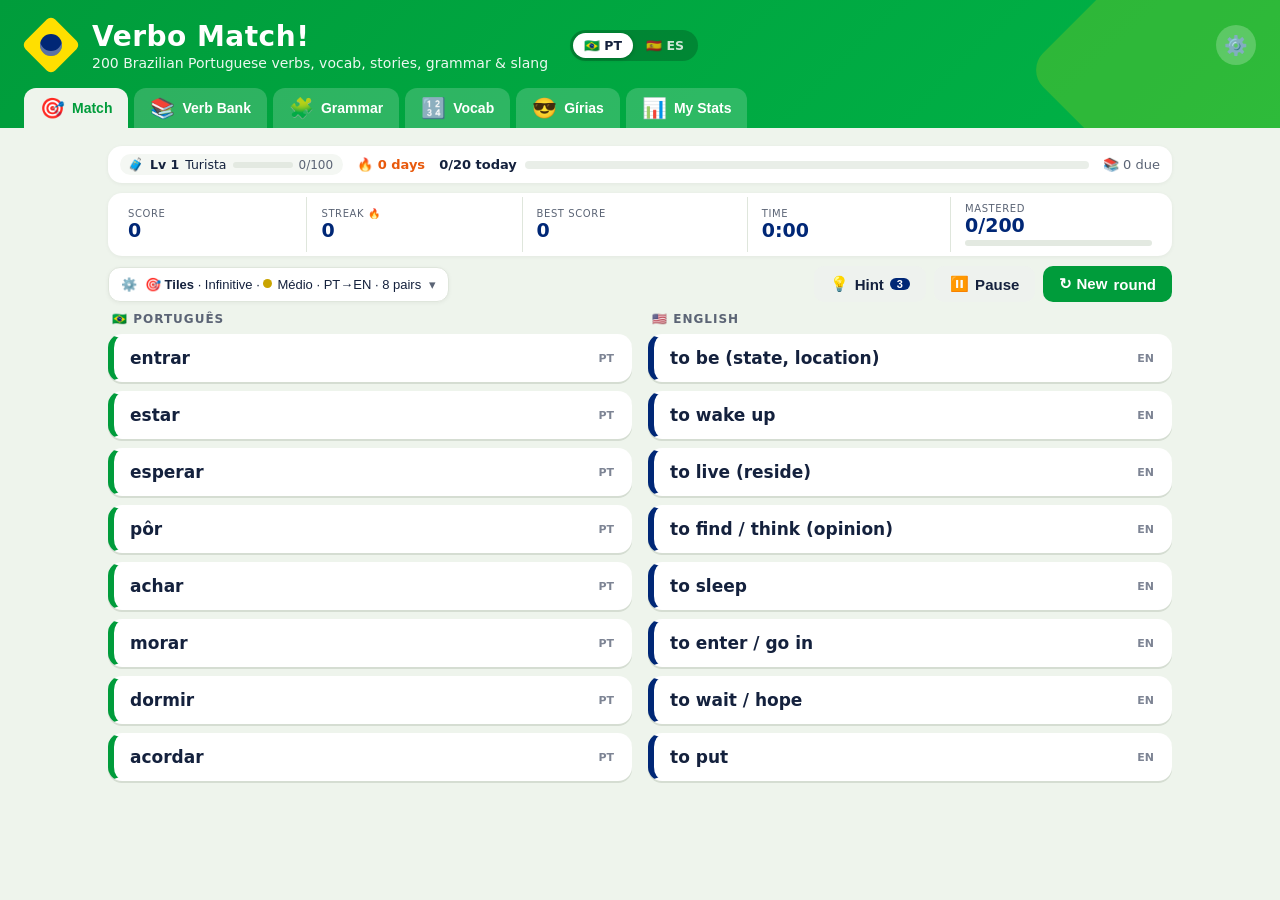
<file: index.html>
<!DOCTYPE html>
<html lang="en" data-lang="pt">
<head>
<meta charset="UTF-8">
<meta name="viewport" content="width=device-width,initial-scale=1,viewport-fit=cover">
<meta name="theme-color" content="#009c3b">
<meta name="apple-mobile-web-app-capable" content="yes">
<meta name="mobile-web-app-capable" content="yes">
<meta name="apple-mobile-web-app-status-bar-style" content="black-translucent">
<meta name="apple-mobile-web-app-title" content="Verbo Match">
<link rel="manifest" href="manifest.json">
<link rel="apple-touch-icon" href="icon-180.png">
<link rel="icon" type="image/png" sizes="192x192" href="icon-192.png">
<title>Verbo Match!</title>
<script>try{if(localStorage.getItem("vm_lang")==="es"&&!/[?&]pt/.test(location.search))location.replace("es.html"+location.hash)}catch(e){}</script>
<link rel="stylesheet" href="app.css">
<style>#boot{min-height:100vh;display:flex;flex-direction:column;align-items:center;justify-content:center;gap:10px;font-family:system-ui,sans-serif;color:#5b6475;text-align:center;padding:20px}#boot .sp{width:38px;height:38px;border:4px solid #dfe6dc;border-top-color:#009c3b;border-radius:50%;animation:bs 1s linear infinite}@keyframes bs{to{transform:rotate(360deg)}}#boot button{border:0;background:#009c3b;color:#fff;border-radius:10px;padding:9px 16px;font-weight:700}</style>
</head>
<body>
<div id="boot"><div class="sp"></div><div>Carregando…</div></div>
<script src="boot.js"></script>
</body></html>
</file>
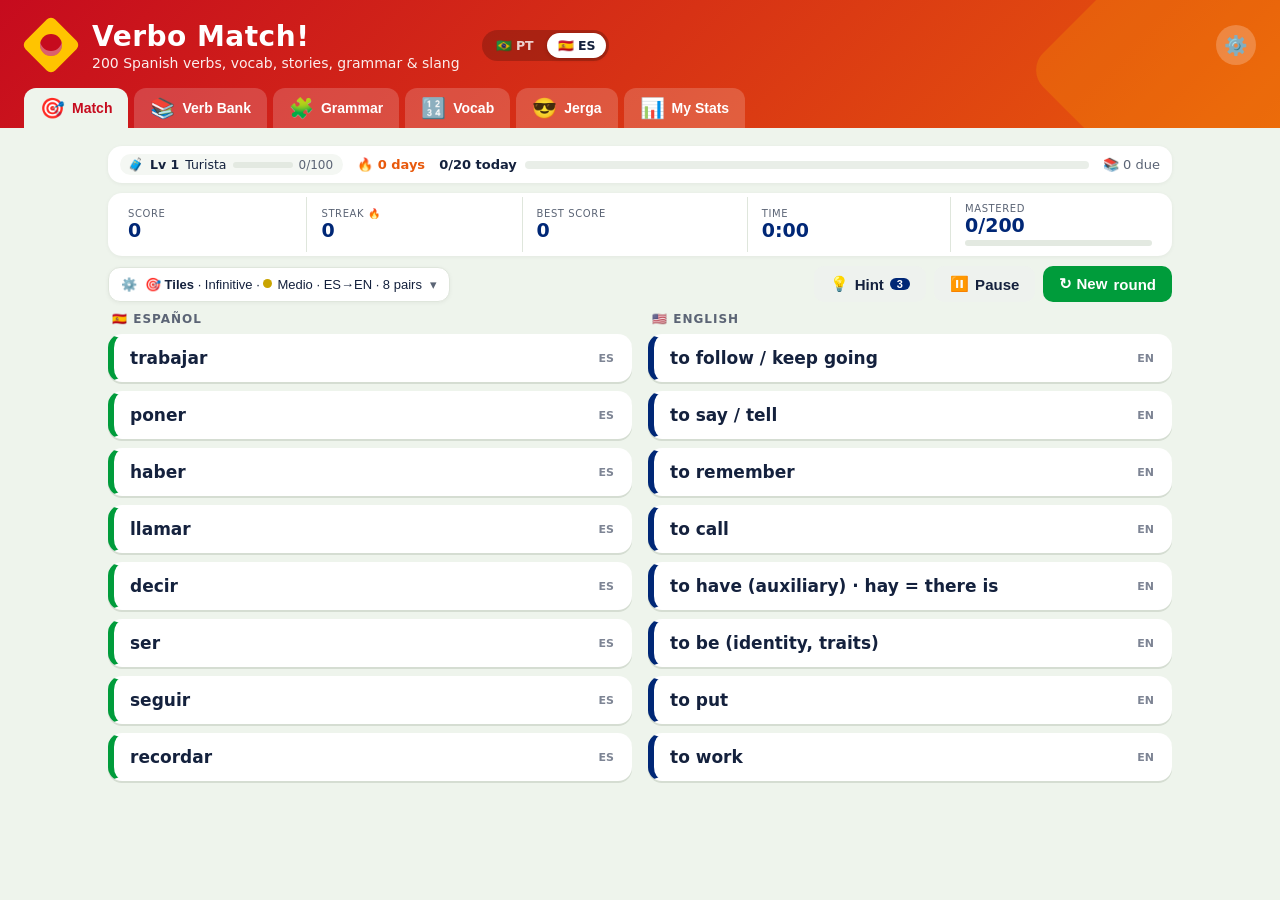
<file: es.html>
<!DOCTYPE html>
<html lang="en" data-lang="es">
<head>
<meta charset="UTF-8">
<meta name="viewport" content="width=device-width,initial-scale=1,viewport-fit=cover">
<meta name="theme-color" content="#c60b1e">
<meta name="apple-mobile-web-app-capable" content="yes">
<meta name="mobile-web-app-capable" content="yes">
<meta name="apple-mobile-web-app-status-bar-style" content="black-translucent">
<meta name="apple-mobile-web-app-title" content="Verbo Match">
<link rel="manifest" href="manifest.json">
<link rel="apple-touch-icon" href="icon-180.png">
<link rel="icon" type="image/png" sizes="192x192" href="icon-192.png">
<title>Verbo Match! · Español</title>
<link rel="stylesheet" href="app.css">
<link rel="stylesheet" href="theme-es.css">
<style>#boot{min-height:100vh;display:flex;flex-direction:column;align-items:center;justify-content:center;gap:10px;font-family:system-ui,sans-serif;color:#5b6475;text-align:center;padding:20px}#boot .sp{width:38px;height:38px;border:4px solid #dfe6dc;border-top-color:#009c3b;border-radius:50%;animation:bs 1s linear infinite}@keyframes bs{to{transform:rotate(360deg)}}#boot button{border:0;background:#009c3b;color:#fff;border-radius:10px;padding:9px 16px;font-weight:700}</style>
</head>
<body>
<div id="boot"><div class="sp"></div><div>Cargando…</div></div>
<script src="boot.js"></script>
</body></html>
</file>
<file: app.css>
:root{--green:#009c3b;--green2:#00b347;--yellow:#ffdf00;--blue:#002776;--bg:#eef4ec;--card:#fff;--ink:#14213d;--muted:#5b6475;--bad:#e63946;--line:#dfe6dc}
*{box-sizing:border-box}
body{margin:0;font-family:"Segoe UI",system-ui,-apple-system,Roboto,Arial,sans-serif;background:var(--bg);color:var(--ink)}
header{background:linear-gradient(135deg,var(--green),var(--green2));color:#fff;padding:18px 24px 0;position:relative;overflow:hidden}
header:after{content:"";position:absolute;right:-60px;top:-60px;width:260px;height:260px;background:var(--yellow);opacity:.18;transform:rotate(45deg);border-radius:24px}
.brand{display:flex;align-items:center;gap:14px;position:relative;z-index:1}
.logo{width:54px;height:54px;position:relative;flex:none}
.logo .dia{position:absolute;inset:6px;background:var(--yellow);transform:rotate(45deg);border-radius:6px}
.logo .orb{position:absolute;left:16px;top:16px;width:22px;height:22px;border-radius:50%;background:var(--blue);box-shadow:inset 0 -5px 0 rgba(255,255,255,.35)}
h1{margin:0;font-size:28px;letter-spacing:.5px}
.sub{margin:2px 0 0;opacity:.92;font-size:14px}
nav{display:flex;gap:6px;margin-top:16px;position:relative;z-index:1;flex-wrap:wrap}
nav button{border:0;background:rgba(255,255,255,.18);color:#fff;padding:10px 16px;border-radius:12px 12px 0 0;font-weight:600;font-size:14px;cursor:pointer}
nav button.on{background:var(--bg);color:var(--green)}
main{max-width:1100px;margin:0 auto;padding:18px}
.stats{display:grid;grid-template-columns:repeat(auto-fit,minmax(140px,1fr));gap:10px;margin-bottom:14px}
.stat{background:var(--card);border-radius:14px;padding:10px 14px;box-shadow:0 2px 6px rgba(0,0,0,.06)}
.stat b{display:block;font-size:22px;color:var(--blue)}
.stat span{font-size:12px;color:var(--muted);text-transform:uppercase;letter-spacing:.6px}
.stat.warn b{color:var(--bad)}
.bar{height:6px;background:#e3e9e1;border-radius:9px;margin-top:6px;overflow:hidden}
.bar i{display:block;height:100%;background:linear-gradient(90deg,var(--green),var(--yellow));width:0;transition:width .4s}
.controls{display:flex;flex-wrap:wrap;gap:10px 14px;align-items:center;background:var(--card);padding:10px 14px;border-radius:14px;margin-bottom:10px;box-shadow:0 2px 6px rgba(0,0,0,.06)}
.controls label{font-size:13px;color:var(--muted);display:flex;align-items:center;gap:6px}
.ctl-lbl{font-size:11px;font-weight:800;letter-spacing:.8px;text-transform:uppercase;color:var(--muted)}
select,input[type=search]{padding:7px 10px;border:1px solid var(--line);border-radius:9px;font-size:14px}
.btn{border:0;border-radius:10px;padding:9px 16px;font-weight:700;cursor:pointer;font-size:14px}
.btn:disabled{opacity:.45;cursor:not-allowed}
.btn.go{background:var(--green);color:#fff}.btn.alt{background:var(--yellow);color:var(--blue)}.btn.ghost{background:#eef2ee;color:var(--ink)}
.btn.sm{padding:5px 10px;font-size:12px}
.spacer{flex:1}
.chips{display:flex;gap:6px;flex-wrap:wrap;align-items:center}
.chip{border:2px solid var(--c);color:var(--c);background:#fff;border-radius:999px;padding:4px 11px;font-size:12px;font-weight:700;cursor:pointer;user-select:none}
.chip.on{background:var(--c);color:#fff}
/* difficulty meter */
.meter{display:flex;align-items:flex-end;gap:4px}
.lv{border:0;background:#e6ebe4;color:var(--muted);font-weight:800;font-size:12px;cursor:pointer;padding:0 10px;border-radius:8px;display:flex;flex-direction:column;justify-content:flex-end;align-items:center;gap:3px;height:42px;min-width:62px}
.lv i{display:block;width:100%;border-radius:4px;background:#cfd8cc}
.lv.fill i{background:var(--c)}
.lv.on{background:#fff;box-shadow:0 0 0 2px var(--c) inset;color:var(--c)}
.auto{border:2px solid var(--blue);background:#fff;color:var(--blue);border-radius:10px;padding:7px 10px;font-weight:800;font-size:12px;cursor:pointer}
.auto.on{background:var(--blue);color:var(--yellow)}
.lvdesc{font-size:12px;color:var(--muted);flex-basis:100%;margin-top:-2px}
.seg{display:flex;border:1px solid var(--line);border-radius:10px;overflow:hidden}
.seg button{border:0;background:#fff;padding:7px 10px;font-size:12px;font-weight:700;cursor:pointer;color:var(--muted)}
.seg button.on{background:var(--green);color:#fff}
.toggle{border:2px solid #b5651d;color:#b5651d;background:#fff;border-radius:10px;padding:6px 10px;font-weight:800;font-size:12px;cursor:pointer}
.toggle.on{background:#b5651d;color:#fff}
.hcount{background:var(--blue);color:#fff;border-radius:99px;padding:0 7px;font-size:11px;margin-left:4px}
.board{display:grid;grid-template-columns:1fr 1fr;gap:16px}
.colhead{font-size:12px;font-weight:800;letter-spacing:1px;text-transform:uppercase;color:var(--muted);margin:0 0 8px 4px}
.tiles{display:flex;flex-direction:column;gap:9px}
.tile{background:var(--card);border:2px solid transparent;border-radius:14px;padding:12px 16px;font-size:17px;font-weight:600;cursor:pointer;box-shadow:0 2px 0 #d5ddd2;transition:transform .12s,border-color .12s,background .2s;display:flex;align-items:center;justify-content:space-between;gap:8px}
.tile:hover{transform:translateY(-2px)}
.tile[data-lang=pt]{border-left:6px solid var(--green)}.tile[data-lang=en]{border-left:6px solid var(--blue)}
.tile .fl{font-size:11px;opacity:.55;font-weight:800}
.tile.sel{border-color:var(--yellow);background:#fffbe0}
.tile.ok{background:#d9f7e4;border-color:var(--green);cursor:default;opacity:.55;transform:none}
.tile.ok .fl:after{content:" ✓";color:var(--green);opacity:1}
.tile.wrong{animation:shake .4s;border-color:var(--bad);background:#ffe3e5}
.tile.hint{animation:pulse .9s 2}
@keyframes shake{20%,60%{transform:translateX(-6px)}40%,80%{transform:translateX(6px)}}
@keyframes pulse{50%{background:#fff3a6;transform:scale(1.03)}}
.mem{display:grid;gap:10px;grid-template-columns:repeat(var(--cols),1fr)}
.card{aspect-ratio:4/3;perspective:800px;cursor:pointer}
.card .in{position:relative;width:100%;height:100%;transition:transform .45s;transform-style:preserve-3d}
.card.flip .in,.card.ok .in{transform:rotateY(180deg)}
.face{position:absolute;inset:0;border-radius:14px;backface-visibility:hidden;display:flex;align-items:center;justify-content:center;text-align:center;padding:8px;font-weight:700;font-size:15px}
.back{background:linear-gradient(135deg,var(--green),var(--green2));color:var(--yellow);font-size:30px;box-shadow:0 3px 0 #007a2e}
.front{background:#fff;transform:rotateY(180deg);box-shadow:0 3px 0 #d5ddd2;flex-direction:column;gap:4px}
.front small{font-size:10px;letter-spacing:1px;color:#fff;padding:2px 7px;border-radius:99px}
.card.ok .front{background:#d9f7e4}
.bank{background:var(--card);border-radius:14px;overflow:auto;box-shadow:0 2px 6px rgba(0,0,0,.06);max-height:70vh}
table{border-collapse:collapse;width:100%;font-size:14px}
th{position:sticky;top:0;background:var(--blue);color:#fff;text-align:left;padding:9px 10px;font-size:12px;white-space:nowrap}
td{padding:7px 10px;border-bottom:1px solid var(--line);white-space:nowrap}
tr:nth-child(even) td{background:#f8faf7}
td.v{font-weight:800;color:var(--green);cursor:pointer;text-decoration:underline dotted}
td.v:hover{color:var(--blue)}
.star{color:#e0a800}
.miss-b{background:var(--bad);color:#fff;border-radius:99px;font-size:11px;padding:1px 7px;margin-left:4px}
.guide{display:grid;grid-template-columns:repeat(auto-fit,minmax(230px,1fr));gap:10px;margin-bottom:14px}
.g{background:#fff;border-radius:14px;padding:12px 14px;border-top:5px solid var(--c);box-shadow:0 2px 6px rgba(0,0,0,.06);font-size:13px}
.g h4{margin:0 0 6px;color:var(--c)}
.g code{background:#f1f4f0;padding:1px 5px;border-radius:5px}
.modal{position:fixed;inset:0;background:rgba(0,20,40,.55);display:none;align-items:center;justify-content:center;z-index:20;padding:16px}
.modal.show{display:flex}
.box{background:#fff;border-radius:20px;max-width:560px;width:100%;padding:24px;max-height:88vh;overflow:auto;text-align:center}
.box h2{margin:0;color:var(--green);font-size:30px}
.sum{display:flex;justify-content:center;gap:20px;margin:14px 0;flex-wrap:wrap}
.sum div b{display:block;font-size:24px;color:var(--blue)}
.sum div span{font-size:12px;color:var(--muted)}
.review{text-align:left;font-size:14px;border-top:1px solid var(--line);margin-top:8px}
.review div{display:flex;justify-content:space-between;gap:10px;padding:6px 2px;border-bottom:1px solid var(--line)}
.tag{font-size:11px;color:#fff;border-radius:99px;padding:2px 8px;white-space:nowrap;background:var(--c)}
canvas#fx{position:fixed;inset:0;pointer-events:none;z-index:30}
.toast{pointer-events:none;position:fixed;left:50%;bottom:26px;transform:translateX(-50%);background:var(--blue);color:#fff;padding:10px 18px;border-radius:99px;font-weight:700;opacity:0;transition:opacity .3s;z-index:40}
.toast.show{opacity:1}
.hidden{display:none!important}
.pause-ov{position:absolute;inset:-6px;background:rgba(238,244,236,.82);backdrop-filter:blur(9px);-webkit-backdrop-filter:blur(9px);border-radius:16px;display:flex;align-items:flex-start;justify-content:center;z-index:5;text-align:center;padding-top:60px}
.pause-ov h2{margin:4px 0;color:var(--blue)}.pause-ov p{color:var(--muted);margin:0 0 14px}
#pauseBtn.on{background:var(--yellow);color:var(--blue)}
/* verb detail popup */
.box.wide{max-width:1080px;text-align:left;padding:0;display:flex;flex-direction:column;overflow:hidden}
.vhead{background:linear-gradient(135deg,var(--green),var(--green2));color:#fff;padding:18px 22px;position:relative}
.vhead h2{color:#fff;font-size:34px;margin:0;display:flex;align-items:center;gap:12px}
.vhead .x{position:absolute;right:14px;top:12px;background:rgba(255,255,255,.2);border:0;color:#fff;font-size:18px;width:36px;height:36px;border-radius:50%;cursor:pointer}
.spk{background:var(--yellow);border:0;border-radius:50%;width:34px;height:34px;cursor:pointer;font-size:16px}
.vchips{display:flex;gap:8px;flex-wrap:wrap;margin-top:10px}
.vchips span{background:rgba(255,255,255,.18);padding:4px 10px;border-radius:99px;font-size:13px}
.vchips b{color:var(--yellow)}
.vtabs{display:flex;gap:6px;padding:10px 18px 0;background:#f4f7f3;flex-wrap:wrap}
.vtabs button{border:0;background:#e3e9e1;padding:8px 12px;border-radius:10px 10px 0 0;font-weight:700;font-size:13px;cursor:pointer;color:var(--ink)}
.vtabs button.on{background:#fff;color:var(--green)}
.vbody{padding:16px 18px 20px;overflow:auto}
.vgrid{display:grid;grid-template-columns:repeat(auto-fill,minmax(235px,1fr));gap:12px}
.vc{border:1px solid var(--line);border-top:5px solid var(--c);border-radius:12px;padding:10px 12px;background:#fff}
.vc h4{margin:0;font-size:14px;color:var(--c)}
.vc .en{font-size:12px;color:var(--muted);margin:2px 0 6px;min-height:15px}
.vc table{font-size:14px}
.vc td{padding:4px 2px;border-bottom:1px dashed var(--line);white-space:normal;background:#fff!important}
.vc td.pn{color:var(--muted);font-size:12px;width:42%}
.vc td.f{font-weight:700;cursor:pointer}.vc td.f:hover{color:var(--green)}
.vnote{font-size:12px;color:var(--muted);margin-top:12px}
.vstat{background:#fff7d1;border-radius:10px;padding:8px 12px;font-size:13px;margin-bottom:12px}
/* stats */
.st-grid{display:grid;grid-template-columns:repeat(6,1fr);gap:10px;margin-bottom:14px}
.panel{background:#fff;border-radius:14px;padding:14px 16px;box-shadow:0 2px 6px rgba(0,0,0,.06);margin-bottom:14px}
.panel h3{margin:0 0 10px;font-size:16px;color:var(--blue);display:flex;align-items:center;gap:8px}
.two{display:grid;grid-template-columns:1.6fr 1fr;gap:14px}
.miss td{white-space:normal;vertical-align:middle}
.mbar{height:8px;border-radius:9px;background:#f1d4d6;overflow:hidden;min-width:70px}.mbar i{display:block;height:100%;background:var(--bad)}
.tbar{display:flex;align-items:center;gap:8px;margin:8px 0;font-size:13px}.tbar span{width:130px}
.tbar .tr{flex:1;height:12px;background:#e9eee8;border-radius:9px;overflow:hidden}.tbar .tr i{display:block;height:100%}
.empty{color:var(--muted);font-size:14px;padding:12px 0}
.banner{background:var(--yellow);color:var(--blue);font-weight:700;padding:8px 14px;border-radius:10px;margin-bottom:10px}
@media(max-width:820px){.st-grid{grid-template-columns:repeat(3,1fr)}.two{grid-template-columns:1fr}.tile{font-size:15px;padding:11px}.mem{--cols:3!important}.lv{min-width:52px;padding:0 6px}}
/* articles & connectors */
.gt{margin:4px 0}.gt td{white-space:normal}
.hl{color:var(--green);background:#e4f7eb;border-radius:5px;padding:0 4px}
.gp{margin:0;font-size:15px;line-height:1.55}.gn{font-size:12px;color:var(--muted)}
.gl{margin:0;padding-left:18px;font-size:14px;line-height:1.8}
.ex-grid{display:grid;grid-template-columns:repeat(4,1fr);gap:6px;margin:12px 0 6px}
.ex-grid div{background:#f4f7f3;border-radius:8px;padding:7px 9px;font-size:13px}
.rules{display:grid;grid-template-columns:repeat(auto-fill,minmax(240px,1fr));gap:10px}
.rules div{background:#f8faf7;border-left:4px solid var(--yellow);border-radius:8px;padding:8px 10px;font-size:13px;display:flex;flex-direction:column;gap:3px}
.q{max-width:760px;margin:0 auto;text-align:center}
.qtop{display:flex;justify-content:space-between;align-items:center}
.qs{font-size:28px;font-weight:700;line-height:1.4}
.blank{display:inline-block;min-width:80px;border-bottom:3px dashed var(--blue);color:var(--blue);padding:0 8px}
.blank.ok{border-bottom:3px solid var(--green);color:var(--green);background:#e4f7eb;border-radius:6px 6px 0 0}
.blank.bad{border-bottom:3px solid var(--green);color:var(--green);background:#fff3a6;border-radius:6px 6px 0 0}
.qen{color:var(--muted);margin:8px 0 22px;font-style:italic}
.qopts{display:grid;grid-template-columns:repeat(2,1fr);gap:10px;max-width:520px;margin:0 auto}
.qo{border:2px solid var(--line);background:#fff;border-radius:14px;padding:14px;font-size:20px;font-weight:800;cursor:pointer;position:relative;color:var(--ink);box-shadow:0 2px 0 #d5ddd2}
.qo small{position:absolute;left:10px;top:6px;font-size:11px;color:var(--muted)}
.qo:hover:not(:disabled){border-color:var(--yellow);transform:translateY(-2px)}
.qo.right{background:#d9f7e4;border-color:var(--green);color:var(--green)}
.qo.wrong{background:#ffe3e5;border-color:var(--bad);color:var(--bad);animation:shake .4s}
.qo:disabled{cursor:default}
.qfb{min-height:90px;margin-top:16px}
.fb-ok{color:var(--green);font-weight:800;font-size:18px}.fb-bad{color:var(--bad);font-weight:800;font-size:18px}
.fb-why{margin:6px 0 12px;font-size:14px}
@media(max-width:820px){.ex-grid{grid-template-columns:repeat(2,1fr)}.qs{font-size:22px}}
/* slang */
.slang-hero{background:linear-gradient(135deg,#002776,#3a86ff);color:#fff;border-radius:16px;padding:16px 20px;display:flex;justify-content:space-between;align-items:center;gap:16px;flex-wrap:wrap;margin-bottom:12px}
.slang-hero h2{margin:0;font-size:24px}.slang-hero p{margin:4px 0 0;opacity:.9;font-size:14px}
.sh-stats{display:flex;gap:16px;align-items:center}.sh-stats div{text-align:center}.sh-stats b{display:block;font-size:22px;color:var(--yellow)}.sh-stats span{font-size:11px;opacity:.85;text-transform:uppercase}
td.sx{white-space:normal;min-width:240px;font-size:13px}
.spk2{border:0;background:#eef2ee;border-radius:50%;width:26px;height:26px;cursor:pointer;margin-right:6px;font-size:12px}
tr.learned td{opacity:.55}
.sl-ex{display:flex;gap:14px;align-items:center;background:#f4f7f3;border-radius:14px;padding:16px}
.sl-pt{font-size:22px;font-weight:700}.sl-en{color:var(--muted);font-style:italic;margin-top:4px}
.sl-rel{display:grid;grid-template-columns:repeat(auto-fill,minmax(170px,1fr));gap:8px}
.sl-rel button{border:1px solid var(--line);background:#fff;border-radius:10px;padding:8px 10px;text-align:left;cursor:pointer;display:flex;flex-direction:column;gap:2px}
.sl-rel button:hover{border-color:var(--green)}.sl-rel span{font-size:12px;color:var(--muted)}
/* ===== iPhone / small-screen app layout ===== */
html{-webkit-text-size-adjust:100%}
body{-webkit-tap-highlight-color:transparent;overscroll-behavior-y:none}
button,.tile,.chip,.card,.qo,td.v{touch-action:manipulation}
header{padding-top:calc(18px + env(safe-area-inset-top))}
.tbl-wrap{overflow-x:auto;-webkit-overflow-scrolling:touch}
@media(max-width:700px){
  header{padding:calc(10px + env(safe-area-inset-top)) 14px 10px}
  h1{font-size:22px}.sub{display:none}.logo{width:40px;height:40px}.logo .orb{left:11px;top:11px;width:18px;height:18px}
  main{padding:10px 10px calc(84px + env(safe-area-inset-bottom))}
  nav{position:fixed;left:0;right:0;bottom:0;margin:0;z-index:15;background:#fff;border-top:1px solid var(--line);
      flex-wrap:nowrap;overflow-x:auto;gap:0;padding:4px 4px calc(4px + env(safe-area-inset-bottom));box-shadow:0 -4px 14px rgba(0,0,0,.08);scrollbar-width:none}
  nav::-webkit-scrollbar{display:none}
  nav button{flex:1 1 0;min-width:0;background:none;color:var(--muted);border-radius:10px;padding:6px 6px;font-size:10px;line-height:1.15;display:flex;flex-direction:column;align-items:center;gap:2px;white-space:nowrap}
  nav button .ic{font-size:20px}
  nav button.on{background:#e4f7eb;color:var(--green)}
  .stats{grid-template-columns:repeat(3,1fr);gap:6px}.stat{padding:7px 9px}.stat b{font-size:17px}.stat span{font-size:9px}
  .controls{padding:8px 10px;gap:8px}
  .lv{min-width:0;flex:1;padding:0 4px;font-size:11px}.meter{flex:1 1 100%}
  .seg button{padding:7px 8px}
  .board{gap:8px}.tile{font-size:14px;padding:10px 9px;border-radius:11px;min-height:46px}
  .tile .fl{display:none}
  .mem{--cols:3!important;gap:7px}.face{font-size:13px}
  .st-grid{grid-template-columns:repeat(3,1fr)}
  .two{grid-template-columns:1fr!important}
  .qs{font-size:21px}.qo{font-size:18px;padding:13px}
  .toast{bottom:calc(84px + env(safe-area-inset-bottom));max-width:90vw;text-align:center}
  .modal{padding:0;align-items:flex-end}
  .box{border-radius:20px 20px 0 0;max-height:92vh;padding-bottom:calc(24px + env(safe-area-inset-bottom))}
  .box.wide{max-height:94vh!important}
  .vhead h2{font-size:26px}.vgrid{grid-template-columns:1fr}
  .slang-hero{padding:12px 14px}.slang-hero h2{font-size:19px}.slang-hero p{font-size:12px}
  .bank{max-height:none}
  #bankView table thead,#slangView table thead{display:none}
  #bankView tbody tr,#slangView tbody tr{display:grid;grid-template-columns:1fr 1fr;gap:2px 10px;padding:10px 12px;border-bottom:1px solid var(--line)}
  #bankView tbody td,#slangView tbody td{border:0;padding:1px 0;background:none!important;white-space:normal;font-size:13px}
  #bankView td:nth-child(1),#slangView td:nth-child(1){display:none}
  #bankView td.v,#slangView td.v{grid-column:1/-1;font-size:18px}
  #bankView td:nth-child(3),#slangView td:nth-child(3){grid-column:1/-1;color:var(--muted)}
  #bankView td:nth-child(n+4)::before{content:attr(data-l);display:block;font-size:9px;font-weight:800;color:var(--muted);text-transform:uppercase;letter-spacing:.5px}
  #slangView td.sx{grid-column:1/-1;min-width:0}
  #slangView td:nth-child(7){position:absolute;right:14px}
  #slangView tbody tr{position:relative}
  .miss td{font-size:12px;padding:5px 4px}
  .panel{overflow-x:auto;-webkit-overflow-scrolling:touch}
  .gt th,.gt td{white-space:normal;font-size:12px;padding:6px 5px}
  .gt th{position:static}
  .ex-grid{grid-template-columns:1fr 1fr}
}
html,body{max-width:100%;overflow-x:hidden}
.install-tip{position:fixed;left:10px;right:10px;bottom:calc(80px + env(safe-area-inset-bottom));z-index:16;background:var(--blue);color:#fff;border-radius:14px;padding:12px 40px 12px 14px;font-size:13px;box-shadow:0 8px 24px rgba(0,0,0,.25)}
.install-tip b{color:var(--yellow)}.install-tip button{position:absolute;right:8px;top:8px;border:0;background:rgba(255,255,255,.2);color:#fff;border-radius:50%;width:26px;height:26px}
/* ===== v8: calmer layout ===== */
.stats{display:flex;gap:0;background:var(--card);border-radius:14px;box-shadow:0 1px 4px rgba(0,0,0,.05);padding:4px 6px;margin-bottom:10px;overflow-x:auto;scrollbar-width:none}
.stats::-webkit-scrollbar{display:none}
.stats .stat{background:none;box-shadow:none;border-radius:0;padding:6px 14px;flex:1 0 auto;border-right:1px solid var(--line);display:flex;flex-direction:column;justify-content:center}
.stats .stat:last-child{border-right:0}
.stats .stat b{font-size:19px}.stats .stat span{font-size:10px}
.stats .stat .bar{margin-top:4px;min-width:60px}
.actionbar{display:flex;align-items:center;gap:8px;margin-bottom:10px}
.sumbtn{display:flex;align-items:center;gap:8px;border:1px solid var(--line);background:var(--card);border-radius:12px;padding:9px 12px;font-size:13px;color:var(--ink);cursor:pointer;min-width:0;text-align:left;box-shadow:0 1px 4px rgba(0,0,0,.05)}
.sumbtn .chev{transition:transform .2s;color:var(--muted)}
.sumbtn[aria-expanded=true]{border-color:var(--green)}
.sumbtn[aria-expanded=true] .chev{transform:rotate(180deg)}
.lvdot{display:inline-block;width:9px;height:9px;border-radius:50%;margin-right:5px;vertical-align:1px}
#setSummary{white-space:nowrap;overflow:hidden;text-overflow:ellipsis;min-width:0}
.ab{display:flex;align-items:center;gap:2px}
.setpanel{background:var(--card);border-radius:14px;padding:12px 14px;margin:0 0 12px;box-shadow:0 1px 4px rgba(0,0,0,.05);display:none;flex-direction:column;gap:10px}
.setpanel.open{display:flex;animation:fold .18s ease-out}
@keyframes fold{from{opacity:0;transform:translateY(-4px)}to{opacity:1;transform:none}}
.sp-row{display:flex;flex-wrap:wrap;align-items:center;gap:8px 12px}
.sp-row label{font-size:13px;color:var(--muted);display:flex;align-items:center;gap:6px}
.setpanel .lvdesc{margin:-4px 0 0}
#conjCtrls{display:flex;flex-direction:column;gap:10px;border-top:1px dashed var(--line);padding-top:10px}
.fold{background:var(--card);border-radius:14px;margin-bottom:10px;box-shadow:0 1px 4px rgba(0,0,0,.05)}
.fold summary{padding:11px 14px;font-weight:700;font-size:14px;cursor:pointer;list-style:none;display:flex;justify-content:space-between}
.fold summary::-webkit-details-marker{display:none}
.fold summary:after{content:"▾";color:var(--muted);transition:transform .2s}
.fold[open] summary:after{transform:rotate(180deg)}
.fold .guide{padding:0 12px 12px;margin:0}
.fold .g{box-shadow:none;background:#f8faf7}
.fbtn{border:1px solid var(--line);background:#fff;border-radius:10px;padding:8px 12px;font-weight:700;font-size:13px;cursor:pointer;color:var(--ink);white-space:nowrap}
.fbtn.on{border-color:var(--green);color:var(--green)}
.fbtn b{background:var(--green);color:#fff;border-radius:99px;padding:0 6px;font-size:11px}
.fpanel{flex-basis:100%;display:flex;flex-direction:column;gap:8px;padding-top:4px;border-top:1px dashed var(--line)}
.foot{font-size:12px;color:var(--muted);margin:8px 2px}
.slang-hero{padding:12px 18px}.slang-hero h2{font-size:21px}
.controls,.panel,.bank{box-shadow:0 1px 4px rgba(0,0,0,.05)}
/* ===== v8: pop-ups that scroll properly ===== */
body.locked{position:fixed;left:0;right:0;overflow:hidden}
.modal{overscroll-behavior:contain}
.box{overscroll-behavior:contain;-webkit-overflow-scrolling:touch}
.box.wide{max-height:min(92vh,92dvh);display:flex;flex-direction:column;overflow:hidden}
.vhead,.vtabs{flex:none}
.vbody{flex:1 1 auto;min-height:0;overflow-y:auto;overscroll-behavior:contain;-webkit-overflow-scrolling:touch}
.vtabs{flex-wrap:nowrap;overflow-x:auto;scrollbar-width:none;-webkit-overflow-scrolling:touch}
.vtabs::-webkit-scrollbar{display:none}
.vtabs button{flex:none;white-space:nowrap}
.vtabs:empty{display:none}
.vhead h2{padding-right:44px}
@media(max-width:700px){
  .stats{padding:2px 4px}.stats .stat{padding:5px 10px}.stats .stat b{font-size:16px}.stats .stat span{font-size:9px}
  .stats .stat .bar{display:none}
  .actionbar{gap:6px}.actionbar .spacer{display:none}
  .sumbtn{flex:1 1 auto;padding:9px 10px;font-size:12px}
  .ab{padding:9px 11px;flex:none}.ab-l{display:none}
  .ab-l2{display:none}
  .setpanel{padding:10px}
  .meter{flex:1 1 100%}
  .modal{padding:0;align-items:flex-end}
  .box{border-radius:20px 20px 0 0;max-height:92dvh;padding-bottom:calc(24px + env(safe-area-inset-bottom))}
  .box.wide{height:94dvh;max-height:94dvh!important;padding-bottom:0;border-radius:18px 18px 0 0}
  .vhead{padding:14px 16px 12px}
  .vhead h2{font-size:24px;gap:10px}
  .vhead .x{top:10px;right:10px;width:34px;height:34px}
  .spk{width:30px;height:30px;font-size:14px}
  #vMean{font-size:14px}
  .vchips{flex-wrap:nowrap;overflow-x:auto;scrollbar-width:none;margin-top:8px;gap:6px}
  .vchips::-webkit-scrollbar{display:none}
  .vchips span{flex:none;font-size:12px;white-space:nowrap}
  .vtabs{padding:8px 12px 0;gap:4px}
  .vtabs button{padding:7px 11px;font-size:12px}
  .vbody{padding:12px 12px calc(20px + env(safe-area-inset-bottom))}
  .vgrid{grid-template-columns:1fr;gap:10px}
  .vc td{font-size:14px;padding:5px 2px}
  .vc td.pn{width:46%}
  .sl-ex{padding:12px}.sl-pt{font-size:19px}
  .sl-rel{grid-template-columns:1fr 1fr}
  .slang-hero{padding:10px 14px;gap:8px}.slang-hero p{display:none}
  .sh-stats{gap:12px}.sh-stats b{font-size:18px}
  #sRand{padding:7px 10px;font-size:12px}
}
@media(max-height:520px) and (orientation:landscape){
  .modal{padding:0;align-items:stretch}
  .box{max-height:100dvh;border-radius:0}
  .box.wide{max-width:none;height:100dvh;max-height:100dvh!important;border-radius:0;padding-left:env(safe-area-inset-left);padding-right:env(safe-area-inset-right)}
  .vhead{padding:8px 56px 8px 16px;display:flex;align-items:center;gap:14px;flex-wrap:nowrap}
  .vhead h2{font-size:22px;flex:none;padding-right:0}
  #vMean{font-size:13px;flex:none;max-width:30%;white-space:nowrap;overflow:hidden;text-overflow:ellipsis}
  .vchips{margin:0;flex-wrap:nowrap;overflow-x:auto;scrollbar-width:none;min-width:0}
  .vchips::-webkit-scrollbar{display:none}
  .vchips span{flex:none;white-space:nowrap;font-size:12px}
  .vhead .x{top:50%;transform:translateY(-50%)}
  .vtabs{padding:6px 12px 0}
  .vbody{padding:10px 14px calc(14px + env(safe-area-inset-bottom))}
  .vgrid{grid-template-columns:repeat(auto-fill,minmax(250px,1fr))!important}
  .sl-rel{grid-template-columns:repeat(3,1fr)}
}
/* ===== v9: bigger nav icons ===== */
nav button{display:flex;align-items:center;gap:7px}
nav button .ic{font-size:20px;line-height:1}
.ab{font-size:15px}
@media(max-width:700px){
  nav button{font-size:11px;padding:7px 2px 5px;gap:3px}
  nav button .ic{font-size:27px}
  main{padding-bottom:calc(96px + env(safe-area-inset-bottom))}
}
/* ===== v9: vocab ===== */
.seg.full{display:flex;width:100%}
.seg.full button{flex:1;padding:9px 6px;font-size:13px}
.vx-sec .vx-in{padding:0 12px 12px}
.vx-sec summary .gn{margin-left:auto;margin-right:8px;font-weight:600}
.vx-grid{display:grid;grid-template-columns:repeat(auto-fill,minmax(170px,1fr));gap:8px}
.vx-it{text-align:left;border:1px solid var(--line);background:#fff;border-radius:12px;padding:9px 11px;cursor:pointer;display:flex;flex-direction:column;gap:2px;font:inherit;color:var(--ink)}
.vx-it b{font-size:15px}.vx-it span{font-size:12px;color:var(--muted)}.vx-it i{font-size:11px;color:#8a6d00;font-style:normal;margin-top:2px}
.vx-it:hover{border-color:var(--green)}.vx-it.playing{border-color:var(--green);background:#e4f7eb}
.vx-grid.abc{grid-template-columns:repeat(auto-fill,minmax(66px,1fr))}
.vx-it.abc{align-items:center;text-align:center;padding:8px 4px}.vx-it.abc b{font-size:26px;color:var(--green)}
.vx-tool{display:flex;gap:10px;align-items:center;background:#f4f7f3;border-radius:12px;padding:10px 12px;margin-bottom:10px;flex-wrap:wrap}
.vx-tool input{width:160px;padding:8px 10px;border:1px solid var(--line);border-radius:9px;font-size:16px}
.vx-out{flex:1;font-weight:700;color:var(--green);font-size:16px;min-width:160px}
.vx-tip{font-size:12px;color:var(--muted);margin:0 0 10px}
/* ===== v9: body diagram ===== */
.body-wrap{display:grid;grid-template-columns:minmax(0,1fr) 290px;gap:12px;align-items:start}
.body-stage{background:#fff;border-radius:14px;padding:10px 12px 12px;box-shadow:0 1px 4px rgba(0,0,0,.05)}
.body-top{display:flex;gap:8px;flex-wrap:wrap;align-items:center}
.body-svg{display:block;width:100%;height:auto;max-height:68vh;margin:4px auto 0;touch-action:manipulation;user-select:none;-webkit-user-select:none}
.bprompt{background:#f4f7f3;border-radius:12px;padding:10px 12px;margin:8px 0 0;display:flex;align-items:center;gap:10px;justify-content:space-between;flex-wrap:wrap;font-size:15px}
.bprompt b{color:var(--blue);font-size:20px}
.bprompt.ok{background:#d9f7e4}.bprompt.bad{background:#ffe3e5}
.pinfo{display:flex;align-items:center;gap:12px;background:#f4f7f3;border-radius:12px;padding:10px 12px;margin-top:8px;min-height:56px}
.pinfo .big{font-size:22px;font-weight:800;color:var(--green)}
.pinfo .sm{font-size:13px;color:var(--muted)}
.plist{background:#fff;border-radius:14px;padding:8px;display:flex;flex-direction:column;gap:2px;max-height:74vh;overflow:auto;box-shadow:0 1px 4px rgba(0,0,0,.05)}
.plist h4{margin:4px 8px 6px;font-size:12px;letter-spacing:.8px;text-transform:uppercase;color:var(--muted)}
.pi{display:flex;align-items:center;gap:8px;border:0;background:none;border-radius:9px;padding:7px 8px;cursor:pointer;text-align:left;font:inherit;font-size:14px;color:var(--ink)}
.pi:hover,.pi.on{background:#e4f7eb}
.pi .num{width:20px;height:20px;border-radius:50%;background:var(--blue);color:#fff;font-size:10px;font-weight:800;display:inline-flex;align-items:center;justify-content:center;flex:none}
.pi .num.nb{background:#cfd8cc}
.pi b{flex:1}.pi span.en{color:var(--muted);font-size:12px}
.bp{fill:#f2c9a5;stroke:#c48f6c;stroke-width:1.2;cursor:pointer;transition:fill .15s}
.bp.zone{stroke:rgba(150,100,70,.35);stroke-dasharray:3 3}
.bp.joint{fill:#e8b893}
.bp.hair{fill:#4a3426;stroke:#2e2018}
.bp.brow{fill:#4a3426;stroke:none}
.bp.white{fill:#fff}.bp.iris{fill:#3a7a4a;stroke:none}.bp.pupil{fill:#111;stroke:none}
.bp.lip{fill:#d9776f;stroke:#b25a53}.bp.mouth{fill:#6b1f2b;stroke:none}.bp.teeth{fill:#fff;stroke:#ddd}
.bp.cheek{fill:#f3a596;opacity:.75;stroke:none}.bp.nose{fill:#e8b893}
.bp.shorts{fill:#1f8f4e;stroke:#156b39}.bp.band{fill:#157a42;stroke:#0f5c31}
.bp:hover{filter:brightness(1.06)}
.bp.hi{fill:#ffdf00!important;stroke:#002776!important;stroke-width:2.5!important;opacity:1!important}
.bp.ok{fill:#5cd68a!important;stroke:#0b7a3b!important;opacity:1!important}
.bp.bad{fill:#ff8a94!important;stroke:#b0222f!important;opacity:1!important}
.deco,.badge{pointer-events:none}
.badge circle{fill:#002776;stroke:#fff;stroke-width:1.5}
.badge text{fill:#fff;font:800 10px system-ui,sans-serif;text-anchor:middle;dominant-baseline:central}
/* ===== v10: time picker + vocab categories ===== */
.vx-tool input.clkin{width:auto;font-size:26px;font-weight:800;color:var(--blue);padding:4px 10px;font-variant-numeric:tabular-nums;background:#fff}
.clk-en{font-size:12px;color:var(--muted);font-weight:600}
#vcatCtrls{display:flex;flex-direction:column;gap:10px;border-top:1px dashed var(--line);padding-top:10px}
@media(max-width:700px){
  .body-wrap{grid-template-columns:1fr}
  .body-svg{max-height:52vh}
  .plist{max-height:none;display:grid;grid-template-columns:1fr 1fr}
  .plist h4{grid-column:1/-1}
  .pi{font-size:13px;padding:6px}.pi span.en{display:none}
  .vx-grid{grid-template-columns:1fr 1fr}
  .vx-grid.abc{grid-template-columns:repeat(5,1fr)}
}
/* ===== v11 ===== */
.vc td.pn{width:36%}
.vc td.pe{text-align:right;color:var(--muted);font-size:12px;font-style:italic;white-space:nowrap;padding-left:6px;width:1%}
html{min-height:calc(100% + env(safe-area-inset-top))}
body{min-height:100%}
@media(max-width:700px){
  .vc td.pn{width:34%}
  #bankView tbody tr{align-items:baseline;row-gap:3px}
  #bankView td.v{grid-column:1;font-size:18px;padding-bottom:4px}
  #bankView td:nth-child(3){grid-column:2;font-size:14.5px;line-height:1.3;color:#3d4656;padding-bottom:4px}
  nav{bottom:0!important;top:auto!important;transform:translateZ(0)}
  .modal{padding:calc(env(safe-area-inset-top) + 14px) 0 0;align-items:flex-end}
  .box{max-height:100%}
  .box.wide{height:100%!important;max-height:100%!important}
  .vhead{padding-top:16px}
  .vhead .x{top:12px;right:12px;width:38px;height:38px;font-size:18px;background:rgba(255,255,255,.28)}
}
@media(max-height:520px) and (orientation:landscape){
  .modal{padding:env(safe-area-inset-top) 0 0}
}
/* ===== v12: speech button + sheet ===== */
.hdr-spk{position:absolute;right:0;top:50%;transform:translateY(-50%);z-index:2;border:0;background:rgba(255,255,255,.22);color:#fff;border-radius:999px;padding:7px 12px;font-weight:800;font-size:13px;cursor:pointer;display:flex;align-items:center;gap:6px}
.hdr-spk.slow:after{content:"🐢";font-size:13px}
.sp-box{text-align:left;max-width:460px}
.sp-box h2{font-size:22px;color:var(--blue);margin:0 0 4px}
.sp-box .seg{flex-wrap:wrap}
.sp-box select{width:100%;font-size:15px;padding:9px 10px}
.sp-row2{margin:14px 0 6px;font-size:11px;font-weight:800;letter-spacing:.8px;text-transform:uppercase;color:var(--muted)}
.sp-tip{background:#fff7d1;border-radius:10px;padding:9px 11px;font-size:12.5px;line-height:1.45;margin-top:12px}
/* ===== v12: stories ===== */
.st-group h3{margin:14px 2px 8px;font-size:16px}
.st-grid{display:grid;grid-template-columns:repeat(auto-fill,minmax(230px,1fr));gap:10px}
.st-card{display:flex;align-items:center;gap:12px;text-align:left;border:1px solid var(--line);border-left:5px solid var(--c);background:#fff;border-radius:14px;padding:12px;cursor:pointer;font:inherit;color:var(--ink);position:relative;box-shadow:0 1px 4px rgba(0,0,0,.05)}
.st-card:hover{border-color:var(--c)}
.st-ic{font-size:28px}
.st-tx{display:flex;flex-direction:column;gap:2px;flex:1;min-width:0}.st-tx b{font-size:15px}.st-tx span{font-size:12px;color:var(--muted)}
.st-meta{position:absolute;right:10px;bottom:6px;font-size:10.5px;color:var(--muted)}
.st-done{color:var(--green)}
.st-view{padding:16px 18px}
.st-top{display:flex;justify-content:space-between;align-items:center}
.st-title{margin:10px 0 0;font-size:26px;color:var(--blue)}
.st-sub{color:var(--muted);font-style:italic;margin:2px 0 12px}
.st-ctrls{display:flex;flex-wrap:wrap;gap:8px 12px;align-items:center;padding:10px 0;border-top:1px dashed var(--line);border-bottom:1px dashed var(--line);margin-bottom:8px}
.st-entg{font-size:13px;color:var(--muted);display:flex;align-items:center;gap:6px}
.sline{display:flex;gap:10px;align-items:flex-start;padding:9px 8px;border-radius:12px;transition:background .2s}
.sline.on{background:#fff7d1}
.st-ls{flex:none;margin-top:3px}
.st-txt{flex:1;min-width:0}
.st-pt{font-size:18px;line-height:1.6;cursor:pointer}
.st-en{display:none;color:var(--muted);font-style:italic;font-size:14px;margin-top:2px}
.show-en .st-en,.sline.en-on .st-en{display:block}
.gw{color:var(--green);font-weight:700;border-bottom:2px dotted var(--green);cursor:pointer;border-radius:3px}
.gw.sel{background:#e4f7eb}
.gpop{background:var(--blue);color:#fff;border-radius:10px;padding:7px 10px;font-size:13.5px;margin-top:6px;display:inline-block}
.gpop a{color:var(--yellow);font-weight:700}
.st-quiz h3{margin-bottom:6px}
.sq{padding:10px 0;border-bottom:1px solid var(--line)}
.sq-q{font-size:15px}.sq-q .spk2{margin-left:4px}
.sq-opts{display:flex;flex-wrap:wrap;gap:8px;margin-top:8px}
.sq-o{border:2px solid var(--line);background:#fff;border-radius:12px;padding:9px 13px;font:inherit;font-size:14.5px;font-weight:700;cursor:pointer;color:var(--ink)}
.sq-o:hover:not(:disabled){border-color:var(--yellow)}
.sq-o.right{background:#d9f7e4;border-color:var(--green);color:var(--green)}
.sq-o.wrong{background:#ffe3e5;border-color:var(--bad);color:var(--bad)}
.sq-o:disabled{cursor:default}
.st-res{margin-top:12px;background:#f4f7f3;border-radius:12px;padding:12px;display:flex;flex-wrap:wrap;gap:10px;align-items:center}
.st-res.ok{background:#d9f7e4}
.st-nav{display:flex;justify-content:space-between;gap:10px;margin:4px 0 18px}
.st-nav .btn{max-width:48%;white-space:nowrap;overflow:hidden;text-overflow:ellipsis}
@media(max-width:700px){
  .hdr-spk{padding:7px 10px}
  .hdr-spk .lb2{display:none}
  .st-grid{grid-template-columns:1fr}
  .st-title{font-size:22px}
  .st-pt{font-size:17px}
  .st-view{padding:12px}
  .sq-o{flex:1 1 100%;text-align:left}
}

/* ===== v13: language switch ===== */
.lang-sw{display:flex;background:rgba(0,0,0,.2);border-radius:999px;padding:3px;gap:2px;margin-left:8px;position:relative;z-index:2;flex:none;align-self:center}
.lang-sw button{border:0;background:none;color:#fff;font-weight:800;font-size:12.5px;padding:5px 11px;border-radius:999px;cursor:pointer;opacity:.8;font-family:inherit;white-space:nowrap}
.lang-sw button.on{background:#fff;color:var(--ink);opacity:1;box-shadow:0 1px 4px rgba(0,0,0,.2)}
.lang-sw button:not(.on):hover{opacity:1;background:rgba(255,255,255,.15)}
h1{white-space:nowrap}
@media(max-width:700px){h1{font-size:20px}.lang-sw{margin-left:6px}.lang-sw button{padding:4px 8px;font-size:12px}.lang-sw .lt{display:none}.brand{padding-right:52px}}
/* ===== v14: desktop mouse-wheel fix (body was trapping wheel scroll) ===== */
html,body{overflow-x:hidden;overflow-x:clip}
body{overscroll-behavior-y:auto}
html{overscroll-behavior-y:none}
@media(min-width:701px){
  #bankView .bank,#slangView .bank{max-height:none;overflow-x:auto;overflow-y:hidden}
  .plist{max-height:none;overflow:visible}
}
/* ===== v14: A–Z verb bank + search ===== */
.sortsel{padding:7px 10px;border:1px solid var(--line);border-radius:9px;font-size:13px;background:#fff;color:var(--ink)}
#bankBody tr.lt-row td{background:#eef4ec!important;color:var(--green);font-weight:900;font-size:13px;letter-spacing:1px;padding:5px 12px;border-bottom:1px solid var(--line)}
html[data-lang=es] #bankBody tr.lt-row td{color:#c60b1e;background:#fdf1ef!important}
.vx-search{margin-bottom:10px}
.vx-search input{flex:1;min-width:160px;font-size:15px}
.vx-res-h{margin:4px 2px 8px;font-size:12px;color:var(--muted)}
.bsearch{width:100%;padding:8px 10px;border:1px solid var(--line);border-radius:9px;font-size:14px;margin:0 0 6px}
.pi .vtag{font-size:10px;color:#fff;background:var(--blue);border-radius:99px;padding:1px 6px;flex:none}
.empty-s{color:var(--muted);font-size:13px;padding:8px}
@media(max-width:700px){
  #bankView tbody tr.lt-row{display:block;padding:0;border:0}
  #bankView tbody tr.lt-row td{display:block!important;grid-column:auto;font-size:13px;padding:6px 12px}
  .plist .bsearch,.plist .empty-s{grid-column:1/-1}
  .vx-search input,.bsearch{font-size:16px}
}
/* ===== v14: phone sideways / short screens: compact header ===== */
@media(max-height:500px) and (min-width:701px){
  header{padding:calc(6px + env(safe-area-inset-top)) max(16px,env(safe-area-inset-right)) 0 max(16px,env(safe-area-inset-left))}
  .sub{display:none} h1{font-size:20px}
  .logo{width:34px;height:34px}.logo .orb{left:10px;top:10px;width:14px;height:14px}
  nav{margin-top:6px} nav button{padding:6px 12px;font-size:13px} nav button .ic{font-size:16px}
  main{padding:10px max(14px,env(safe-area-inset-right)) 10px max(14px,env(safe-area-inset-left))}
  .stats{margin-bottom:6px}.stats .stat{padding:3px 12px}.stats .stat b{font-size:16px}
  .actionbar{margin-bottom:6px}
  .modal{padding:6px}.box{max-height:96vh;padding:16px}
}
/* ===== v15: type-the-answer ===== */
.ty-card{max-width:680px;margin:0 auto;background:var(--card);border-radius:16px;padding:18px 18px 16px;box-shadow:0 1px 4px rgba(0,0,0,.06);text-align:center}
.ty-top{display:flex;justify-content:space-between;align-items:center;gap:8px;font-size:12px;color:var(--muted)}
.ty-prompt{font-size:26px;font-weight:800;color:var(--blue);margin:14px 0 4px;line-height:1.3}
.ty-sub{font-size:13px;color:var(--muted);margin-bottom:14px}
.ty-row{display:flex;gap:8px;max-width:520px;margin:0 auto}
.ty-in{flex:1;min-width:0;font-size:20px;padding:12px 14px;border:2px solid var(--line);border-radius:12px;font-family:inherit;color:var(--ink);background:#fff}
.ty-in:focus{outline:none;border-color:var(--green)}
.ty-in.ok{border-color:var(--green);background:#e4f7eb}.ty-in.bad{border-color:var(--bad);background:#ffe3e5}
.acc-keys{display:flex;flex-wrap:wrap;gap:5px;justify-content:center;margin:10px auto 0;max-width:520px}
.acc-keys button{border:1px solid var(--line);background:#f4f7f3;border-radius:8px;min-width:34px;padding:6px 8px;font-size:15px;font-weight:700;cursor:pointer;color:var(--ink);font-family:inherit}
.acc-keys button:hover{border-color:var(--green)}
.ty-acts{display:flex;gap:8px;justify-content:center;margin-top:12px;flex-wrap:wrap}
.ty-fb{min-height:64px;margin-top:12px;font-size:15px}
.ty-fb .ans{font-size:22px;font-weight:800;color:var(--green)}
.ty-fb .note{font-size:13px;color:#8a6d00;background:#fff7d1;border-radius:8px;padding:5px 9px;display:inline-block;margin-top:6px}
.ty-dots{display:flex;gap:4px;justify-content:center;margin-top:12px;flex-wrap:wrap}
.ty-dots i{width:10px;height:10px;border-radius:50%;background:#dfe6dc}
.ty-dots i.ok{background:var(--green)}.ty-dots i.bad{background:var(--bad)}.ty-dots i.cur{background:var(--yellow);box-shadow:0 0 0 2px var(--blue)}
.tmarks{display:none}
.qtype{max-width:520px;margin:0 auto}
/* ===== v15: daily goal + review ===== */
.daily{display:flex;align-items:center;gap:10px 14px;background:var(--card);border-radius:14px;padding:8px 12px;margin-bottom:10px;box-shadow:0 1px 4px rgba(0,0,0,.05);flex-wrap:wrap;font-size:13px}
.daily .fire{font-weight:800;color:#e8590c;white-space:nowrap}
.daily .goal{display:flex;align-items:center;gap:8px;flex:1;min-width:150px}
.daily .gbar{flex:1;height:8px;background:#e9eee8;border-radius:9px;overflow:hidden;min-width:60px}
.daily .gbar i{display:block;height:100%;background:linear-gradient(90deg,var(--green),var(--yellow))}
.daily .gnum{font-weight:800;white-space:nowrap}
.daily .done{color:var(--green)}
.daily .due{white-space:nowrap;color:var(--muted)}
.cal{display:flex;gap:4px;align-items:flex-end;height:54px;margin:8px 0 2px}
.cal div{flex:1;background:#e9eee8;border-radius:4px 4px 0 0;position:relative;min-height:3px}
.cal div.met{background:var(--green)}.cal div.part{background:var(--yellow)}
.cal-l{display:flex;gap:4px;font-size:9px;color:var(--muted)}.cal-l span{flex:1;text-align:center}
.due-list{display:flex;flex-wrap:wrap;gap:6px;margin-top:8px}
.due-list span{background:#f4f7f3;border-radius:99px;padding:3px 9px;font-size:12px;font-weight:700;cursor:pointer}
.due-list span:hover{background:#e4f7eb}
.big3{display:grid;grid-template-columns:repeat(3,1fr);gap:8px;margin-bottom:6px}
.big3 div{background:#f4f7f3;border-radius:12px;padding:8px;text-align:center}
.big3 b{display:block;font-size:22px;color:var(--blue)}.big3 span{font-size:11px;color:var(--muted);text-transform:uppercase;letter-spacing:.5px}
@media(max-width:700px){
  .ty-prompt{font-size:22px}.ty-in{font-size:18px;padding:11px 12px}
  .daily{padding:7px 10px;gap:6px 10px;font-size:12px}
  .daily .due{order:3}
  #styleSeg button{padding:7px 7px}
}
/* ===== v16: grammar nav, map, family tree, phrases & idioms ===== */
.gnav{display:flex;gap:6px;flex-wrap:wrap;margin:0 0 10px;position:sticky;top:0;z-index:4;background:var(--bg);padding:6px 0}
.gnav button{border:1px solid var(--line);background:var(--card);border-radius:999px;padding:6px 12px;font-weight:700;font-size:12.5px;cursor:pointer;color:var(--ink);font-family:inherit}
.gnav button:hover{border-color:var(--green);color:var(--green)}
#g-art,#g-pron,#g-conn,#g-qn,#g-cmp{scroll-margin-top:56px}
.say-ex{cursor:pointer;border-bottom:1px dotted var(--green)}
.map-svg,.tree-svg{display:block;width:100%;height:auto;max-height:66vh;margin:6px auto 0;touch-action:manipulation;user-select:none;-webkit-user-select:none}
.mbg{fill:#e8eee5}
.mst line{stroke:#c3ccc0;stroke-width:18;stroke-linecap:round}
.mcl line{stroke:#fff;stroke-width:1.5;stroke-dasharray:6 6}
.mb{cursor:pointer}
.mb rect{fill:#fff;stroke:#cfd8cc;stroke-width:1.5;transition:fill .15s}
.mb:hover rect{fill:#f4fbf6}
.mb .me{font-size:24px;text-anchor:middle;dominant-baseline:central;pointer-events:none}
.mb .ml{font:700 8.5px system-ui,sans-serif;text-anchor:middle;fill:#5b6475;pointer-events:none}
.mb.hi rect{fill:#ffdf00;stroke:#002776;stroke-width:2.5}
.mb.ok rect{fill:#5cd68a;stroke:#0b7a3b;stroke-width:2.5}
.mb.bad rect{fill:#ff8a94;stroke:#b0222f;stroke-width:2.5}
.mstart circle{fill:#002776;stroke:#fff;stroke-width:2}.mstart path{fill:#ffdf00}
html[data-lang=es] .mstart circle{fill:#c60b1e}
.mnorth{font:800 12px system-ui,sans-serif;fill:#5b6475}
.mroute{fill:none;stroke:#3a86ff;stroke-width:6;stroke-linecap:round;stroke-linejoin:round;stroke-dasharray:10 6;opacity:.9}
.mend{fill:#3a86ff;stroke:#fff;stroke-width:2}
.bprompt.mq{align-items:flex-start}
.mq-txt{flex:1 1 260px;font-size:15px;line-height:1.45}
.mq-pt{color:var(--blue);font-size:17px}
.flink{fill:none;stroke:#b8c4b4;stroke-width:2.2}
.fcouple{stroke:#e8a0a6;stroke-width:3}
.fn{cursor:pointer}
.fn circle{fill:#fff;stroke:#cfd8cc;stroke-width:2;transition:fill .15s}
.fn:hover circle{fill:#f4fbf6}
.fn .fe{font-size:22px;text-anchor:middle;dominant-baseline:central;pointer-events:none}
.fn .fl{font:700 11px system-ui,sans-serif;text-anchor:middle;fill:#3d4656;pointer-events:none}
.fn.me circle{fill:#fff7d1;stroke:#e0a800}.fn.me{cursor:default}
.fn.hi circle{fill:#ffdf00;stroke:#002776;stroke-width:3}
.fn.ok circle{fill:#5cd68a;stroke:#0b7a3b;stroke-width:3}
.fn.bad circle{fill:#ff8a94;stroke:#b0222f;stroke-width:3}
.id-grid{display:grid;grid-template-columns:repeat(auto-fill,minmax(290px,1fr));gap:10px}
.id-card{background:#fff;border:1px solid var(--line);border-left:5px solid var(--yellow);border-radius:14px;padding:12px 14px;box-shadow:0 1px 4px rgba(0,0,0,.05);font-size:13.5px}
.id-top{display:flex;justify-content:space-between;align-items:flex-start;gap:8px;margin-bottom:6px}.id-top b{font-size:16px;color:var(--green)}
.id-row{margin:3px 0}.id-row span{display:inline-block;min-width:78px;font-size:10.5px;font-weight:800;color:var(--muted);text-transform:uppercase;letter-spacing:.5px}
.id-ex{margin-top:8px;background:#f4f7f3;border-radius:9px;padding:7px 9px}
.spk2.playing,.vx-it.playing{background:#e4f7eb}
@media(max-width:700px){
  #vxSub button{font-size:11.5px;padding:9px 2px}
  .map-svg,.tree-svg{max-height:none}
  .gnav{gap:5px}.gnav button{font-size:11.5px;padding:5px 9px}
  .id-grid{grid-template-columns:1fr}
  .fn .fl{font-size:12.5px}
}
/* ===== v17: sentence builder, odd one out, guide cards, XP & badges ===== */
.sb{max-width:760px;margin:0 auto;text-align:center}
.sb-en{font-size:18px;font-style:italic;color:var(--blue);margin-bottom:12px}
.sb-ans{min-height:58px;border:2px dashed var(--line);border-radius:14px;padding:8px;display:flex;flex-wrap:wrap;gap:6px;justify-content:center;align-items:center;background:#fbfdfb}
.sb-ans.ok{border-style:solid;border-color:var(--green);background:#e4f7eb}
.sb-ans.rev{border-style:solid;border-color:var(--yellow);background:#fffbe0}
.sb-ans.shake{animation:shake .4s}
.sb-ph{color:var(--muted);font-size:13px}
.sb-bank{display:flex;flex-wrap:wrap;gap:6px;justify-content:center;margin:12px 0 4px;min-height:44px}
.sbt{border:2px solid var(--line);background:#fff;border-radius:10px;padding:8px 12px;font:inherit;font-size:17px;font-weight:700;cursor:pointer;color:var(--ink);box-shadow:0 2px 0 #d5ddd2}
.sbt:hover{border-color:var(--green)}
.sbt.in{background:#eef6ff;border-color:#b9d4ff}
.sbt.bad{background:#ffe3e5;border-color:var(--bad)}
.odd{max-width:640px;margin:0 auto}
.odd-grid{display:grid;grid-template-columns:1fr 1fr;gap:10px}
.odd-c{position:relative;border:2px solid var(--line);background:#fff;border-radius:14px;padding:20px 10px 14px;font:inherit;cursor:pointer;color:var(--ink);display:flex;flex-direction:column;align-items:center;gap:4px;box-shadow:0 2px 0 #d5ddd2;min-height:92px;justify-content:center}
.odd-c b{font-size:20px}
.odd-c small{position:absolute;left:10px;top:6px;font-size:11px;color:var(--muted)}
.odd-c .odd-en{font-size:12.5px;color:var(--muted);min-height:15px}
.odd-c:hover:not(:disabled){border-color:var(--yellow);transform:translateY(-2px)}
.odd-c.ok{background:#d9f7e4;border-color:var(--green)}
.odd-c.hi{background:#fff3a6;border-color:#e0a800}
.odd-c.bad{background:#ffe3e5;border-color:var(--bad)}
.odd-c.dim{opacity:.75}
.odd-c:disabled{cursor:default}
.sx-card{background:#f8faf7;border-radius:12px;padding:10px 12px;border-top:4px solid #d6336c}
.sx-card.est{border-top-color:#1c7ed6}
.sx-card>b{font-size:15px}
#g-se,#g-past{scroll-margin-top:56px}
.xpchip{display:flex;align-items:center;gap:6px;font-size:12.5px;white-space:nowrap;background:#f4f7f3;border-radius:999px;padding:3px 10px 3px 8px}
.xpbar{display:inline-block;width:60px;height:6px;background:#e3e9e1;border-radius:9px;overflow:hidden;vertical-align:middle}
.xpbar i{display:block;height:100%;background:linear-gradient(90deg,#7048e8,#e64980)}
.xpbar.big{width:100%;height:10px;margin:6px 0}
.lvl-card{display:flex;gap:14px;align-items:center;background:linear-gradient(135deg,#f3f0ff,#fff0f6);border-radius:14px;padding:12px 14px;margin-bottom:12px}
.lvl-ic{font-size:40px}
.lvl-t{display:flex;justify-content:space-between;gap:8px;align-items:baseline}.lvl-t b{font-size:18px;color:#5f3dc4}
.badge-grid{display:grid;grid-template-columns:repeat(auto-fill,minmax(150px,1fr));gap:8px}
.bdg{background:#f4f5f7;border-radius:12px;padding:10px;display:flex;flex-direction:column;align-items:center;text-align:center;gap:2px;opacity:.6;font-size:12px}
.bdg .bi{font-size:26px;filter:grayscale(1)}
.bdg b{font-size:12.5px}.bdg span{color:var(--muted);font-size:11px}.bdg i{font-size:10px;color:var(--green);font-style:normal}
.bdg.on{opacity:1;background:#fff8e1;box-shadow:inset 0 0 0 2px #ffd43b}
.bdg.on .bi{filter:none}
@media(max-width:700px){
  #wSub{width:100%}#wSub button{flex:1;padding:7px 3px;font-size:11px;white-space:normal;line-height:1.2}
  #vxSub button{font-size:10.5px;padding:9px 1px}
  .sbt{font-size:15px;padding:7px 10px}
  .sb-en{font-size:16px}
  .odd-c b{font-size:17px}
  .badge-grid{grid-template-columns:repeat(3,1fr)}
  .bdg{padding:8px 4px}.bdg span{display:none}
  .xpchip .xpbar{width:40px}
  #sbLv{flex-basis:100%}
}
/* ===== v18: text size, header buttons, keyboard hints ===== */
main,.modal>.box{zoom:var(--zoom,1)}
.hdr-btns{position:absolute;right:0;top:50%;transform:translateY(-50%);z-index:2;display:flex;gap:6px}
.hdr-btns .hdr-spk{position:static;transform:none}
#dispBtn{font-weight:900;letter-spacing:-.5px;min-width:38px;justify-content:center}
.d-prev{background:#f4f7f3;border-radius:10px;padding:10px 12px;margin:12px 0 0;font-size:16px}
.card{position:relative}
@media(max-width:700px){ .brand{padding-right:96px} }

/* ===== v18: 🌙 dark mode ===== */
html.dark{--bg:#0f141b;--card:#18202a;--ink:#e3e9ef;--muted:#98a5b3;--line:#2b3542;color-scheme:dark}
html.dark body{background:var(--bg);color:var(--ink)}
html.dark :is(.stat,.controls,.panel,.bank,.tile,.card .front,.box,.vc,.qo,.sbt,.odd-c,.sq-o,.st-card,.vx-it,.fbtn,.sumbtn,.setpanel,.daily,.fold,.g,.lv,.auto,.toggle,.ty-card,.ty-in,.id-card,.bdg,.body-stage,.plist,.sl-rel button,.gnav button,.pi.on,.chip:not(.on),.seg button:not(.on),.sortsel,select,input,textarea,.stats){background-color:var(--card)!important;color:var(--ink)}
html.dark .stats .stat{background:transparent!important}
html.dark :is(.vc td){background:var(--card)!important}
html.dark :is(tr:nth-child(even) td){background:#1d2631!important}
html.dark :is(.ex-grid div,.rules div,.sl-ex,.pinfo,.bprompt,.vx-tool,.big3 div,.xpchip,.st-res,.id-ex,.sx-card,.d-prev,.acc-keys button,.lvl-card,.vtabs,.fold .g,.kk,.keyhelp b,.spk2,.btn.ghost,.sb-ans,.vtabs button:not(.on),.lt-row td){background:#212b37!important;color:var(--ink)}
html.dark .vtabs button.on{background:var(--card)!important;color:#6fdc9a}
html.dark :is(.sp-tip,.vstat,.banner){background:#3a3214!important;color:#f3e3a4}
html.dark .banner{color:#ffe58a}
html.dark :is(.seg,.chip,.fbtn,.sumbtn,.tile,.qo,.sbt,.odd-c,.sq-o,.st-card,.vx-it,.ty-in,.vc,.id-card,select,input,.sortsel,.gnav button,.acc-keys button,.kk){border-color:var(--line)!important}
html.dark nav{background:#141a22!important;border-color:var(--line)!important}
html.dark nav button{color:var(--muted)}
html.dark nav button.on{background:#173d27!important;color:#6fdc9a!important}
@media(min-width:701px){html.dark nav button.on{background:var(--bg)!important}}
html.dark[data-lang=es] nav button.on{background:#3f1a1d!important;color:#ff8f8f!important}
@media(min-width:701px){html.dark[data-lang=es] nav button.on{background:var(--bg)!important}}
html.dark .gnav{background:var(--bg)}
html.dark :is(.colhead,.gn,.vx-it span,.st-tx span,.sl-rel span,.vc .en,.vc td.pn,.vc td.pe,.lvdesc,.foot,.vnote,.sub-n){color:var(--muted)}
html.dark #bankView td:nth-child(3){color:#c5cfda!important}
html.dark :is(.qs,.ty-prompt,.st-title,.panel h3,.sp-box h2,.sum div b,.stat b,.big3 b,.mq-pt,.sb-en,.bprompt b){color:#9cc4ff}
html.dark .hl{background:#173d27;color:#7ee2a4}
html.dark :is(td.v,.gw,.vx-it.abc b,.id-top b,.big,.ty-fb .ans,.lt-row td){color:#6fdc9a!important}
html.dark .gw.sel{background:#173d27}
html.dark .gpop{background:#2b3f73}
html.dark .vx-it i,.dark .vx-it i{color:#e8c25a}
html.dark .tile.sel,html.dark .qo:hover:not(:disabled){background:#3d3510!important;border-color:#e0b400!important}
html.dark :is(.tile.ok,.card.ok .front,.qo.right,.sq-o.right,.odd-c.ok,.ty-in.ok,.sb-ans.ok,.st-res.ok,.bprompt.ok,.blank.ok){background:#163a26!important;border-color:#2fa463!important;color:#8de5b0!important}
html.dark :is(.tile.wrong,.qo.wrong,.sq-o.wrong,.odd-c.bad,.ty-in.bad,.sbt.bad,.bprompt.bad){background:#45191f!important;border-color:#d0424f!important;color:#ff9aa3!important}
html.dark :is(.odd-c.hi,.sb-ans.rev,.blank.bad,.sline.on){background:#3d3510!important;border-color:#e0b400!important}
html.dark .tile.ok,.dark .card.ok{opacity:.7}
html.dark .tile,.dark .qo,.dark .sbt,.dark .odd-c,.dark .card .front{box-shadow:0 2px 0 #0a0e13}
html.dark .slang-hero{filter:saturate(.9) brightness(.9)}
html.dark .modal{background:rgba(0,0,0,.7)}
html.dark .pause-ov{background:rgba(15,20,27,.85)}
html.dark .mbg{fill:#1b232d}.dark .mst line{stroke:#38424f}.dark .mcl line{stroke:#58636f}
html.dark .mb rect{fill:#222c38;stroke:#38424f}
html.dark .mb .ml{fill:#b7c2cd}
html.dark .mnorth{fill:#98a5b3}
html.dark .flink{stroke:#4a5563}.dark .fcouple{stroke:#a85a63}
html.dark .fn circle{fill:#222c38;stroke:#3b4654}.dark .fn .fl{fill:#d3dbe3}
html.dark .fn.me circle{fill:#3d3510;stroke:#e0b400}
html.dark :is(.mb.hi rect,.fn.hi circle){fill:#ffdf00}
html.dark .badge circle{fill:#3a63c9}
html.dark .bp.white{fill:#f4f4f4}
html.dark .bdg.on{background:#3a3214!important;box-shadow:inset 0 0 0 2px #b8941f}
html.dark .lvl-card{background:linear-gradient(135deg,#2a2245,#3a1f2e)!important}
html.dark .lvl-t b{color:#c2a8ff}
html.dark .cal div{background:#2b3542}.dark .cal div.met{background:#2fa463}.dark .cal div.part{background:#b8941f}
html.dark .gbar,.dark .bar,.dark .xpbar,.dark .tbar .tr,.dark .mbar{background:#2b3542!important}
html.dark th{background:#22345e}
html.dark .install-tip{background:#22345e}
html.dark .toast{background:#2b3f73}
html.dark .fold summary:after{color:var(--muted)}
html.dark .btn.go{background:#1f8a4c}
html.dark[data-lang=es] .btn.go{background:#1f8a4c}
html.dark .btn.alt{background:#c9a400;color:#10161d}
html.dark .d-prev b,.dark .sp-row2{color:var(--muted)}
html.dark .card .back{box-shadow:0 3px 0 #0a3d1f}
/* ===== v19: clean header + single settings sheet ===== */
.brand{padding-right:0!important}
.brand>div:not(.lang-sw):not(.logo){min-width:0}
.hdr-gear{margin-left:auto;flex:none;position:relative;border:0;background:rgba(255,255,255,.22);color:#fff;border-radius:50%;width:40px;height:40px;font-size:19px;cursor:pointer;display:flex;align-items:center;justify-content:center;z-index:2}
.hdr-gear:hover{background:rgba(255,255,255,.32)}
.hdr-gear .slowdot{position:absolute;right:-4px;bottom:-4px;font-size:12px;background:#fff;border-radius:50%;width:18px;height:18px;display:flex;align-items:center;justify-content:center}
.set-h{font-size:13px;font-weight:900;color:var(--blue);margin:16px 0 2px;padding-top:12px;border-top:1px solid var(--line)}
.sp-box h2+.set-h{border-top:0;padding-top:0;margin-top:6px}
.set-sec .sp-row2:first-of-type{margin-top:8px}
.set-tips{margin-top:10px;font-size:12.5px}
.set-tips summary{cursor:pointer;color:var(--muted);font-weight:700}
#spModal .box{max-height:88vh;overflow-y:auto}
@media(max-width:700px){
  header{padding-bottom:10px}
  .brand{gap:10px}
  .brand h1{font-size:19px;white-space:nowrap}
  .lang-sw{margin-left:2px}
  .lang-sw button{padding:5px 9px;font-size:15px}
  .hdr-gear{width:38px;height:38px;font-size:18px}
  #spModal .box{max-height:92dvh}
}
@media(max-width:360px){.brand h1{font-size:17px}.logo{width:34px;height:34px}}
html.dark .set-h{color:#9cc4ff}
/* ===== v20 ===== */
#setPanel.mini>:not(:first-child):not(#miniRow){display:none!important}
#setPanel.mini #fmtSeg{display:none}
#styleSeg{flex-wrap:wrap}
.mroute-txt{flex-basis:100%;margin-top:8px;padding-top:8px;border-top:1px dashed var(--line);font-size:14px;line-height:1.45;position:relative;padding-right:34px}
.mroute-txt b{color:var(--blue)}
.mroute-txt .spk2{position:absolute;right:0;top:8px}
#mInfo{flex-wrap:wrap}
html.dark .mroute-txt b{color:#9cc4ff}
@media(max-width:700px){#styleSeg button{flex:1 1 30%;padding:7px 4px;font-size:11.5px}}
/* ===== v21: compact game settings ===== */
#styleSeg .si{margin-right:4px}
#styleSeg .sl-s{display:none}
.opt-tog{display:none}
@media(max-width:700px){
  .setpanel{gap:8px;padding:10px}
  .setpanel>.sp-row:first-child>.ctl-lbl,#dirSeg~.ctl-lbl,.setpanel .sp-row>.ctl-lbl:not(#optWrap .ctl-lbl):not(#miniRow .ctl-lbl){display:none}
  #styleSeg{display:grid!important;grid-template-columns:repeat(5,1fr);width:100%}
  #styleSeg button{display:flex;flex-direction:column;align-items:center;gap:1px;padding:6px 2px;font-size:10.5px;line-height:1.1;flex:none}
  #styleSeg .si{font-size:19px;margin:0}
  #styleSeg .sl-f{display:none}#styleSeg .sl-s{display:block}
  #fmtSeg{display:flex;width:100%}#fmtSeg button{flex:1;padding:7px 4px}
  .setpanel>.sp-row:first-child{gap:6px}
  .meter{flex:1 1 auto!important;gap:3px}
  .lv{height:32px;font-size:10.5px;padding:0 3px}
  .lv i{display:none}
  .lv.fill{box-shadow:inset 0 -4px 0 var(--c)}
  .lv.on{box-shadow:inset 0 0 0 2px var(--c),inset 0 -4px 0 var(--c)}
  #autoBtn{padding:6px 8px;font-size:11px;flex:none}
  .setpanel .lvdesc{font-size:11px;line-height:1.35;margin:-2px 0 0}
  #dirSeg{flex:1 1 auto}#dirSeg button{flex:1;padding:7px 4px;font-size:11.5px}
  #trapBtn{padding:6px 9px;flex:none}#trapBtn .sl-f{display:none}
  .setpanel .sp-row label{font-size:12px}
  #pairs{padding:5px 6px}
  .opt-tog{display:flex;align-items:center;justify-content:space-between;width:100%;border:1px dashed var(--line);background:none;border-radius:10px;padding:8px 10px;font:inherit;font-size:12.5px;color:var(--ink);cursor:pointer}
  .opt-tog b{color:var(--green)}
  .opt-tog .chev{transition:transform .2s;color:var(--muted)}
  .opt-tog.open .chev{transform:rotate(180deg)}
  .opt-tog.none{display:none}
  #optWrap{display:none}#optWrap.open{display:block}
  #optWrap #conjCtrls,#optWrap #vcatCtrls{border-top:0;padding-top:0}
  #optWrap .chip{padding:3px 9px;font-size:11.5px}
}
/* ===== v22: centered level labels, bigger diagrams on phones ===== */
.abc-tip .gt{margin:6px 0}
@media(max-width:700px){
  .lv{height:34px;padding:0 3px 3px;line-height:1;justify-content:center!important;align-items:center}
  .body-stage{padding:8px 6px 10px;border-radius:12px}
  .body-svg{max-height:74vh}
  .map-svg{max-height:none;width:100%;margin-top:4px}
  #mStage .body-top .gn{display:none}
  .body-wrap{grid-template-columns:minmax(0,1fr)!important}.body-stage{min-width:0}
  .tree-scroll{max-width:100%;overflow-x:auto;-webkit-overflow-scrolling:touch;margin:0 -6px;scrollbar-width:none}
  .tree-scroll::-webkit-scrollbar{display:none}
  .tree-svg{width:640px;max-width:none;max-height:none}
  .tree-scroll:after{content:"⟷ swipe to see the whole family";display:block;text-align:center;font-size:11px;color:var(--muted);margin-top:2px}
  .fn .fl{font-size:12px}
  .plist{margin-top:2px}
}
/* v22: desktop level buttons, label centered with a slim color bar underneath */
@media(min-width:701px){ .lv{justify-content:center;position:relative;padding-bottom:4px} .lv i{position:absolute;left:8px;right:8px;bottom:5px;height:4px!important;width:auto} }
/* ===== v23: sensitive words ===== */
.sens>summary{color:#b02a37}
.sens-in{padding:0 14px 12px}
.sens-g{border-left:4px solid var(--c);background:#fafbf9;border-radius:10px;padding:8px 10px;margin:10px 0}
.sens-h{display:flex;align-items:center;gap:6px;font-size:14px}.sens-h b{color:var(--c)}.sens-h .gn{margin-left:auto}
.sens-g p.gn{margin:2px 0 6px}
.sens-g .gt td{font-size:12.5px;vertical-align:top}
html.dark .sens-g{background:#1d2631}
html.dark .sens>summary{color:#ff8f8f}
@media(max-width:700px){
  #slangView .sens table thead{display:table-header-group}
  #slangView .sens tbody tr{display:table-row;padding:0;border:0;position:static}
  #slangView .sens tbody td{display:table-cell!important;padding:5px 4px;border-bottom:1px solid var(--line);font-size:12px;grid-column:auto}
  #slangView .sens tbody td:nth-child(1){display:table-cell!important;width:34%}
  #slangView .sens tbody td:nth-child(3){color:inherit}
}
</file>
<file: theme-es.css>
/* ===== Spanish theme ===== */
header{background:linear-gradient(135deg,#c60b1e,#e8590c)}
header:after{background:#ffc400}
.logo .dia{background:#ffc400}.logo .orb{background:#c60b1e}
.vhead{background:linear-gradient(135deg,#c60b1e,#e8590c)}
nav button.on{color:#c60b1e}
.slang-hero{background:linear-gradient(135deg,#8a0a17,#c60b1e 55%,#e8590c)}
.sh-stats div b{font-size:17px}
@media(max-width:700px){nav button.on{background:#fdeaea;color:#c60b1e}.sh-stats div span{font-size:9px}}
</file>
